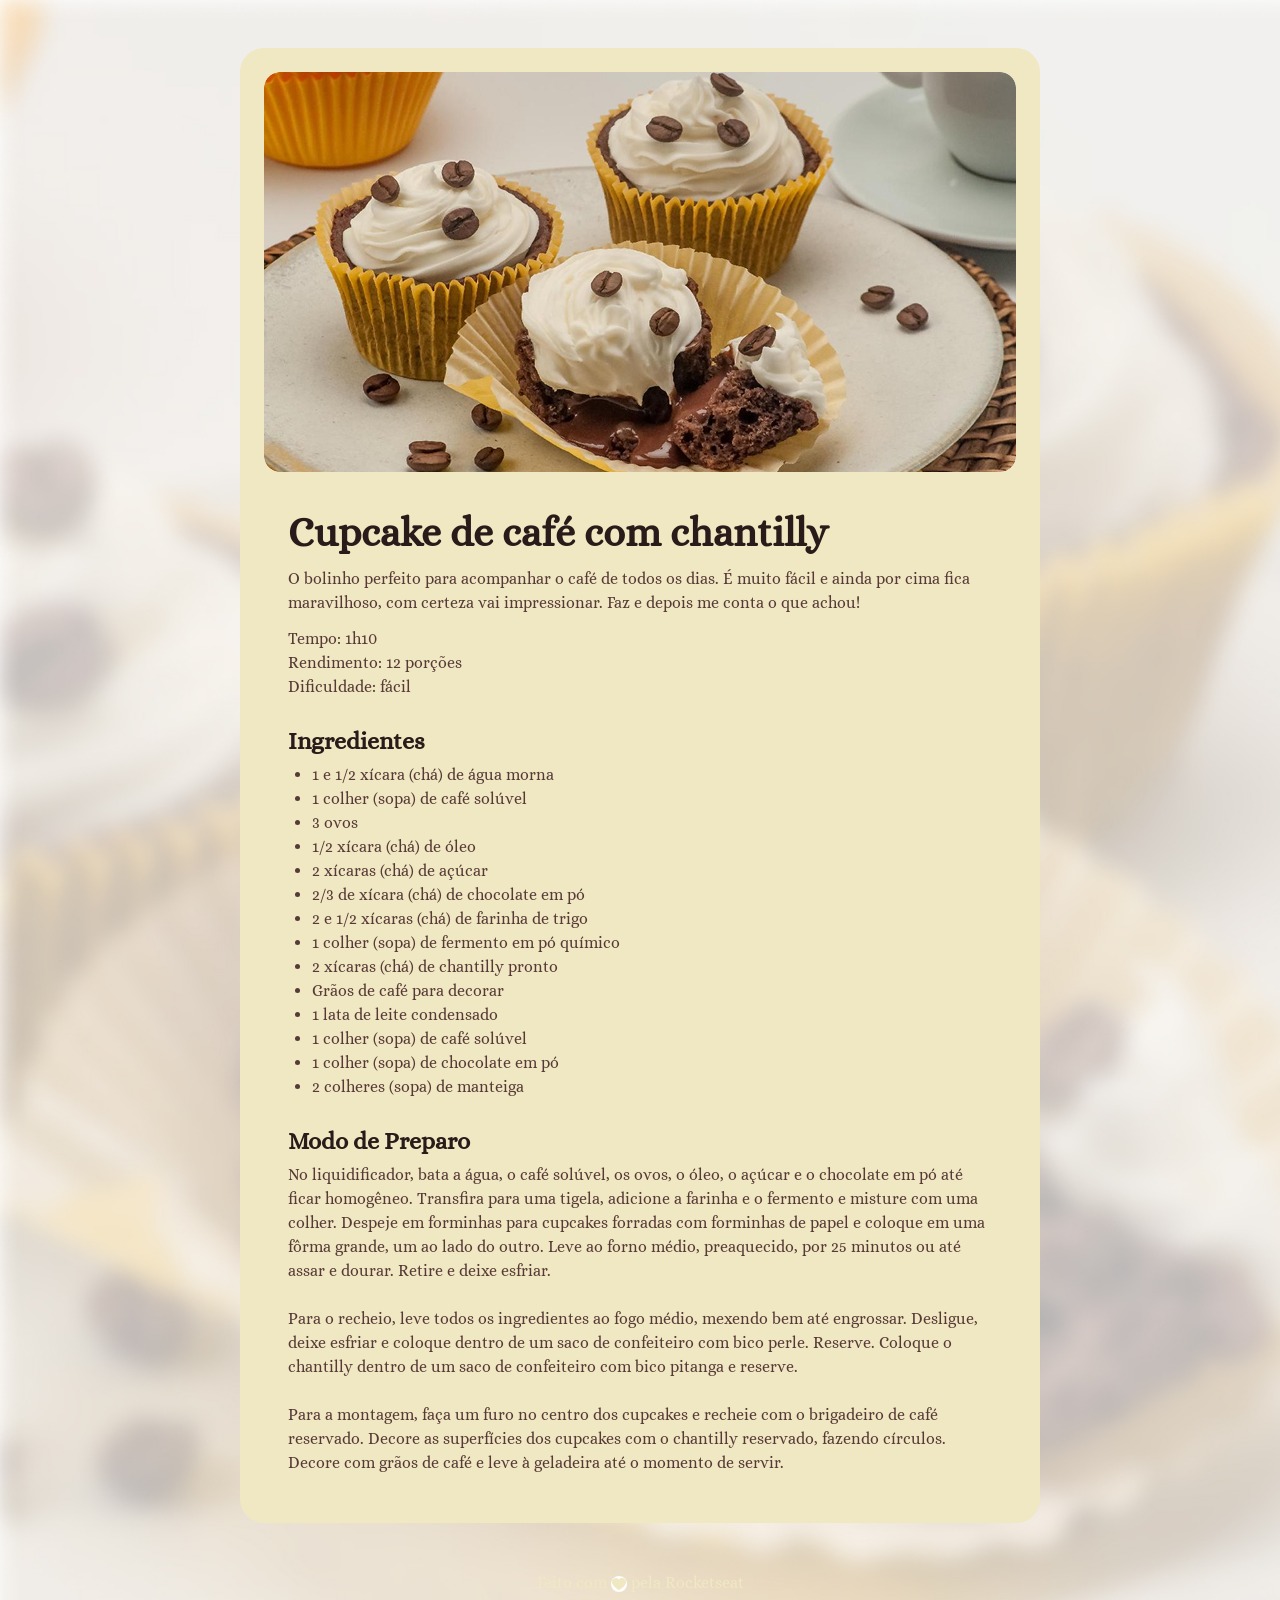
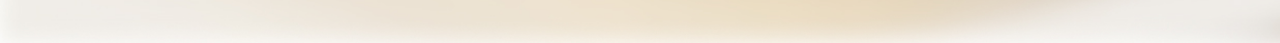
<file: index.html>
<!DOCTYPE html>
<html lang="pt-br">
<head>
    <meta charset="UTF-8">
    <meta name="viewport" content="width=device-width, initial-scale=1.0">
    <title>Página de Receita</title>
    <link rel="stylesheet" href="style.css">
    <link rel="preconnect" href="https://fonts.googleapis.com">
    <link rel="preconnect" href="https://fonts.gstatic.com" crossorigin>
    <link href="https://fonts.googleapis.com/css2?family=Alice&display=swap" rel="stylesheet">
</head>
<body>
 <div id="page">
    <img src="assets/main-image.jpg" alt="img d um cupcake">
      <main>
         <section id="about">
            <h1>Cupcake de café com chantilly</h1>
            <p>O bolinho perfeito para acompanhar o café de todos os dias. É muito fácil e ainda por cima fica maravilhoso, com certeza vai impressionar. Faz e depois me conta o que achou!</p>
            <p>
                Tempo: 1h10 <br>
                Rendimento: 12 porções <br>
                Dificuldade: fácil
            </p>
         </section>
         <section id="ingredients">
            <h2>Ingredientes</h2>
            <ul>
                    <li>1 e 1/2 xícara (chá) de água morna</li>
                    <li>1 colher (sopa) de café solúvel</li>
                    <li>3 ovos</li>
                    <li>1/2 xícara (chá) de óleo</li>
                    <li>2 xícaras (chá) de açúcar</li>
                    <li>2/3 de xícara (chá) de chocolate em pó</li>
                    <li>2 e 1/2 xícaras (chá) de farinha de trigo</li>
                    <li>1 colher (sopa) de fermento em pó químico</li>
                    <li>2 xícaras (chá) de chantilly pronto</li>
                    <li>Grãos de café para decorar</li>
                    <li>1 lata de leite condensado</li>
                    <li>1 colher (sopa) de café solúvel</li>
                    <li>1 colher (sopa) de chocolate em pó</li>
                    <li>2 colheres (sopa) de manteiga</li>
            </ul>
         </section>
         <section id="preparation">
            <h2>Modo de Preparo</h2>
            <p>No liquidificador, bata a água, o café solúvel, os ovos, o óleo, o açúcar e o chocolate em pó até ficar homogêneo. Transfira para uma tigela, adicione a farinha e o fermento e misture com uma colher. Despeje em forminhas para cupcakes forradas com forminhas de papel e coloque em uma fôrma grande, um ao lado do outro. Leve ao forno médio, preaquecido, por 25 minutos ou até assar e dourar. Retire e deixe esfriar. 
            <br><br>
            Para o recheio, leve todos os ingredientes ao fogo médio, mexendo bem até engrossar. Desligue, deixe esfriar e coloque dentro de um saco de confeiteiro com bico perle. Reserve. Coloque o chantilly dentro de um saco de confeiteiro com bico pitanga e reserve.
             <br><br>
            Para a montagem, faça um furo no centro dos cupcakes e recheie com o brigadeiro de café reservado. Decore as superfícies dos cupcakes com o chantilly reservado, fazendo círculos. Decore com grãos de café e leve à geladeira até o momento de servir.</p>
         </section>
      </main>
 </div>
    <footer>
      Feito com 
      <img src="assets/ph_heart-fill.jpg" alt="coracao"> pela Rocketseat
    </footer>
</body>
</html>
</file>
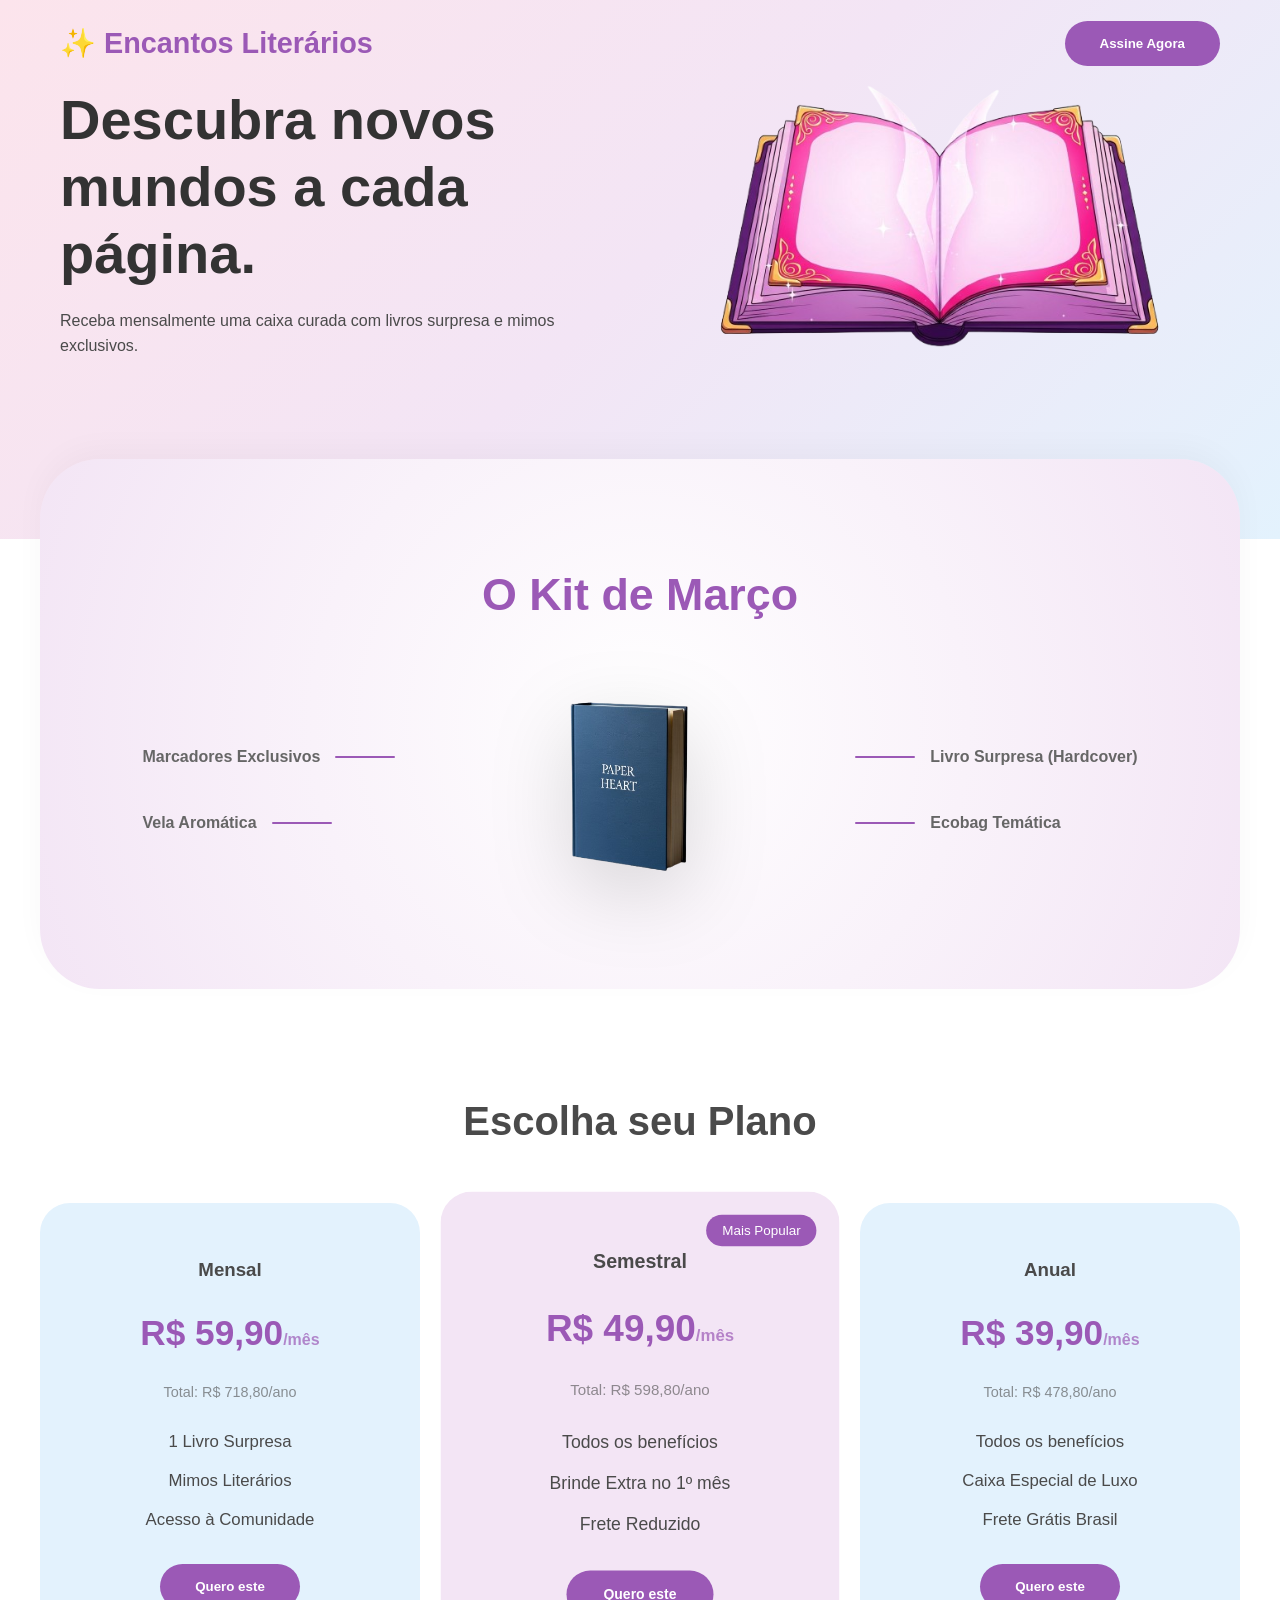
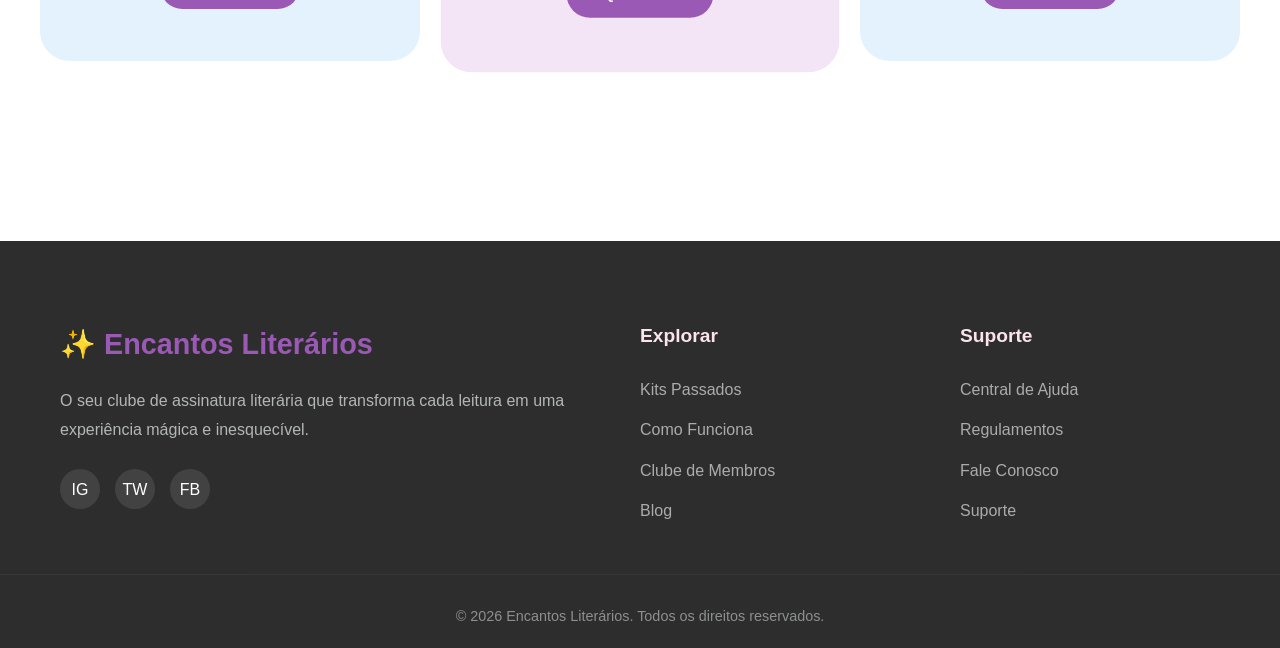
<file: encantos literarios/index.html>
<!DOCTYPE html>
<html lang="pt-br">
<head>
    <meta charset="UTF-8">
    <meta name="viewport" content="width=device-width, initial-scale=1.0">
    <title>Encantos Literários | Clube de Assinatura</title>
    <link rel="stylesheet" href="style.css">
</head>
<body>

    <header class="hero">
        <nav class="container">
            <div class="logo">✨ Encantos Literários</div>
            <button class="btn-primary">Assine Agora</button>
        </nav>
        
        <div class="hero-content container">
            <div class="hero-text">
                <h1>Descubra novos mundos a cada página.</h1>
                <p>Receba mensalmente uma caixa curada com livros surpresa e mimos exclusivos.</p>
            </div>
            <div class="hero-image">
                <img src="assets/Whisk_9e6b5b64c778c629d6a4ab94e2daeef0dr-removebg-preview.png" alt="Ilustração Livro Aberto" class="floating">
            </div>
        </div>
    </header>

    <section class="kit-section container">
        <h2>O Kit de Março</h2>
        <div class="kit-display">
            <div class="kit-info left">
                <div class="info-item">
                    <p>Marcadores Exclusivos</p>
                    <div class="line"></div>
                </div>
                <div class="info-item">
                    <p>Vela Aromática</p>
                    <div class="line"></div>
                </div>
            </div>

            <div class="kit-main-img">
                <img src="assets/Whisk_4fcb63a6272f783a7c5458b9aee68705dr-removebg-preview.png" alt="Livro do Mês">
            </div>

            <div class="kit-info right">
                <div class="info-item">
                    <div class="line"></div>
                    <p>Livro Surpresa (Hardcover)</p>
                </div>
                <div class="info-item">
                    <div class="line"></div>
                    <p>Ecobag Temática</p>
                </div>
            </div>
        </div>
    </section>

    <section class="plans container">
        <h2 class="section-title">Escolha seu Plano</h2>
        <div class="plans-grid">
            <div class="card">
                <h3>Mensal</h3>
                <div class="price">R$ 59,90<span>/mês</span></div>
                <p class="total">Total: R$ 718,80/ano</p>
                <ul>
                    <li>1 Livro Surpresa</li>
                    <li>Mimos Literários</li>
                    <li>Acesso à Comunidade</li>
                </ul>
                <button class="btn-card">Quero este</button>
            </div>

            <div class="card featured">
                <span class="badge">Mais Popular</span>
                <h3>Semestral</h3>
                <div class="price">R$ 49,90<span>/mês</span></div>
                <p class="total">Total: R$ 598,80/ano</p>
                <ul>
                    <li>Todos os benefícios</li>
                    <li>Brinde Extra no 1º mês</li>
                    <li>Frete Reduzido</li>
                </ul>
                <button class="btn-card">Quero este</button>
            </div>

            <div class="card">
                <h3>Anual</h3>
                <div class="price">R$ 39,90<span>/mês</span></div>
                <p class="total">Total: R$ 478,80/ano</p>
                <ul>
                    <li>Todos os benefícios</li>
                    <li>Caixa Especial de Luxo</li>
                    <li>Frete Grátis Brasil</li>
                </ul>
                <button class="btn-card">Quero este</button>
            </div>
        </div>
    </section>

    <footer>
        <div class="container footer-grid">
            <div class="footer-brand">
                <div class="logo">✨ Encantos Literários</div>
                <p>O seu clube de assinatura literária que transforma cada leitura em uma experiência mágica e inesquecível.</p>
                <div class="social-links">
                    <a href="#">IG</a>
                    <a href="#">TW</a>
                    <a href="#">FB</a>
                </div>
            </div>
            
            <div class="footer-links">
                <h4>Explorar</h4>
                <a href="#">Kits Passados</a>
                <a href="#">Como Funciona</a>
                <a href="#">Clube de Membros</a>
                <a href="#">Blog</a>
            </div>

            <div class="footer-links">
                <h4>Suporte</h4>
                <a href="#">Central de Ajuda</a>
                <a href="#">Regulamentos</a>
                <a href="#">Fale Conosco</a>
                <a href="#">Suporte</a>
            </div>
        </div>
        <div class="footer-bottom">
            <p>&copy; 2026 Encantos Literários. Todos os direitos reservados.</p>
        </div>
    </footer>

</body>
</html>
</file>
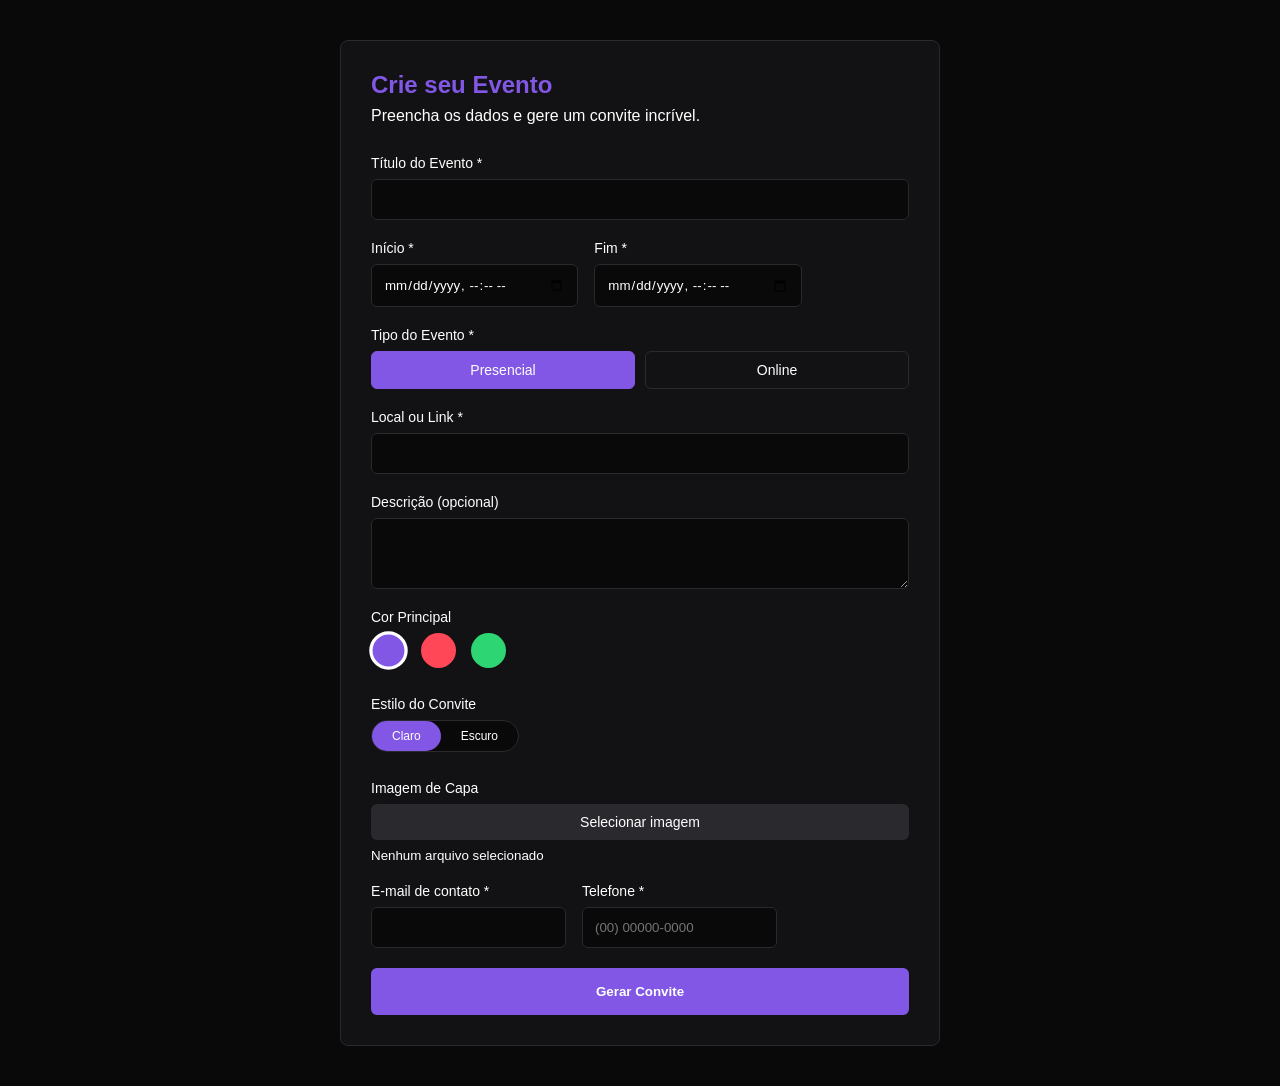
<file: formulariodeconvite/index.html>
<!DOCTYPE html>
<html lang="pt-br">
<head>
    <meta charset="UTF-8">
    <meta name="viewport" content="width=device-width, initial-scale=1.0">
    <title>Desafio Rocketseat - Convite</title>
    <link rel="stylesheet" href="style.css">
</head>
<body>
    <div class="container">
        <header>
            <h1>Crie seu Evento</h1>
            <p>Preencha os dados e gere um convite incrível.</p>
        </header>

        <form id="form-evento">
            <div class="input-group">
                <label for="titulo">Título do Evento *</label>
                <input type="text" id="titulo" name="titulo" required>
                <span class="error-message">Este campo é obrigatório</span>
            </div>

            <div class="row">
                <div class="input-group">
                    <label for="data-inicio">Início *</label>
                    <input type="datetime-local" id="data-inicio" required>
                </div>
                <div class="input-group">
                    <label for="data-fim">Fim *</label>
                    <input type="datetime-local" id="data-fim" required>
                </div>
            </div>

            <div class="input-group">
                <label>Tipo do Evento *</label>
                <div class="type-selection">
                    <input type="radio" name="tipo" id="presencial" value="presencial" checked>
                    <label for="presencial">Presencial</label>
                    
                    <input type="radio" name="tipo" id="online" value="online">
                    <label for="online">Online</label>
                </div>
            </div>

            <div class="input-group">
                <label for="local">Local ou Link *</label>
                <input type="text" id="local" required>
            </div>

            <div class="input-group">
                <label for="descricao">Descrição (opcional)</label>
                <textarea id="descricao" rows="3"></textarea>
            </div>

            <div class="input-group">
                <label>Cor Principal</label>
                <div class="color-palette">
                    <label class="color-dot" style="--bg-color: #8257e5;">
                        <input type="radio" name="cor" value="#8257e5" checked>
                        <span></span>
                    </label>
                    <label class="color-dot" style="--bg-color: #ff4757;">
                        <input type="radio" name="cor" value="#ff4757">
                        <span></span>
                    </label>
                    <label class="color-dot" style="--bg-color: #2ed573;">
                        <input type="radio" name="cor" value="#2ed573">
                        <span></span>
                    </label>
                </div>
            </div>

            <div class="input-group">
                <label>Estilo do Convite</label>
                <div class="toggle-theme">
                    <input type="checkbox" id="theme-switch">
                    <label for="theme-switch">
                        <span class="light-label">Claro</span>
                        <span class="dark-label">Escuro</span>
                    </label>
                </div>
            </div>

            <div class="input-group">
                <label>Imagem de Capa</label>
                <label for="capa" class="file-button">Selecionar imagem</label>
                <input type="file" id="capa" accept="image/*">
                <small id="file-name">Nenhum arquivo selecionado</small>
            </div>

            <div class="row">
                <div class="input-group">
                    <label for="email">E-mail de contato *</label>
                    <input type="email" id="email" required>
                </div>
                <div class="input-group">
                    <label for="telefone">Telefone *</label>
                    <input type="tel" id="telefone" placeholder="(00) 00000-0000" required>
                </div>
            </div>

            <button type="submit" class="btn-primary">Gerar Convite</button>
        </form>
    </div>
    <script src="script.js"></script>
</body>
</html>
</file>
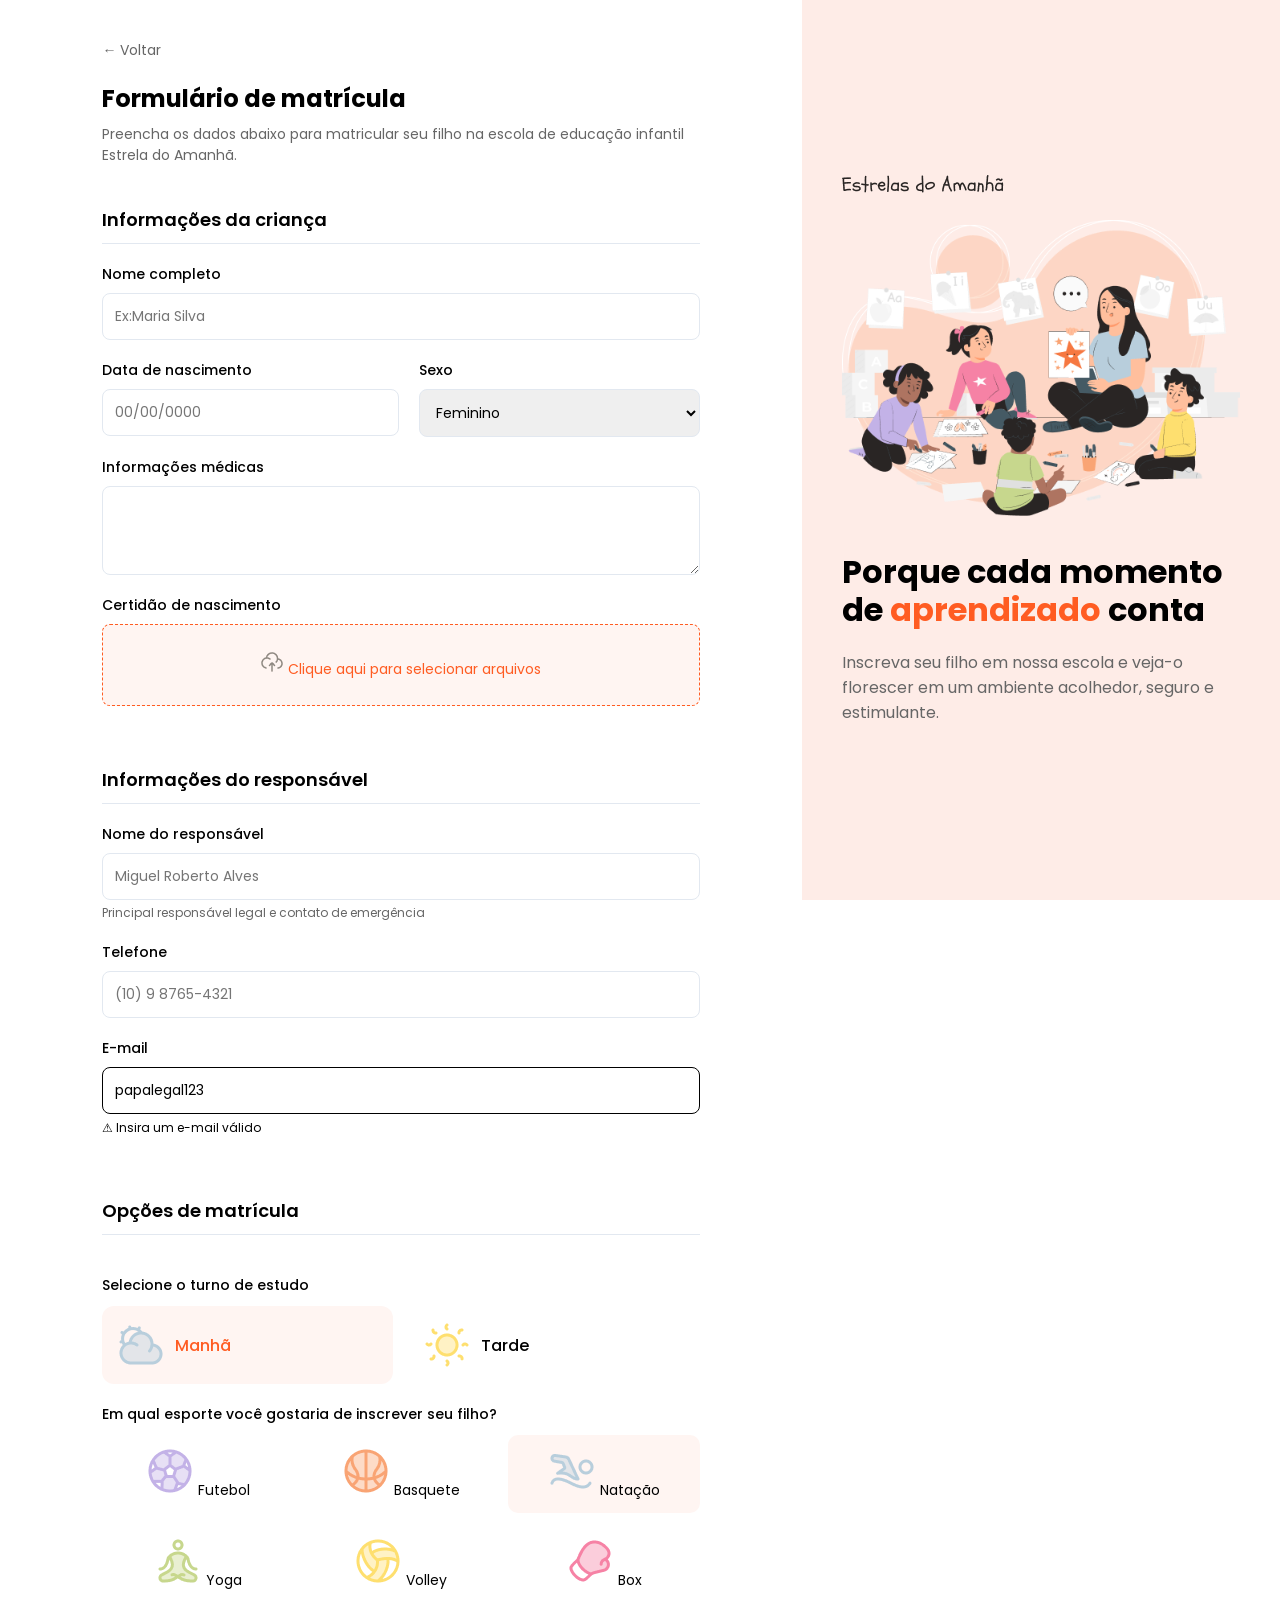
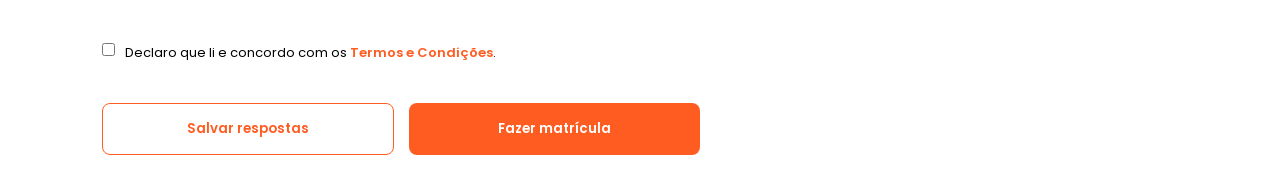
<file: formulariodematricula/index.html>
<!DOCTYPE html>
<html lang="pt-br">
<head>
    <meta charset="UTF-8">
    <meta name="viewport" content="width=device-width, initial-scale=1.0">
    <title>Formulário de Matrícula - Estrela do Amanhã</title>
    <link rel="preconnect" href="https://fonts.googleapis.com">
    <link rel="preconnect" href="https://fonts.gstatic.com" crossorigin>
    <link href="https://fonts.googleapis.com/css2?family=Poppins:wght@400;500;600;700&display=swap" rel="stylesheet">
    <link rel="stylesheet" href="style.css">
</head>
<body>

    <div class="main-wrapper">
        <section class="form-section">
            <header>
                <a href="#" class="back-link">← Voltar</a>
                <h1>Formulário de matrícula</h1>
                <p>Preencha os dados abaixo para matricular seu filho na escola de educação infantil Estrela do Amanhã.</p>
            </header>

            <form id="enrollmentForm">
                <fieldset>
                    <legend>Informações da criança</legend>
                    <div class="input-wrapper">
                        <label>Nome completo</label>
                        <input type="text" placeholder="Ex:Maria Silva">
                    </div>
                    <div class="col-2">
                        <div class="input-wrapper">
                            <label>Data de nascimento</label>
                            <input type="text" placeholder="00/00/0000">
                        </div>
                        <div class="input-wrapper">
                            <label>Sexo</label>
                            <select>
                                <option>Feminino</option>
                                <option>Masculino</option>
                            </select>
                        </div>
                    </div>
                    <div class="input-wrapper">
                        <label>Informações médicas</label>
                        <textarea rows="3"></textarea>
                    </div>
                    <div class="input-wrapper">
                        <label>Certidão de nascimento</label>
                        <div class="dropzone" id="dropzone">
                            <img src="assets/icons/cloud-upload.png" alt="Upload" class="img-icon">
                            <span>Clique aqui para selecionar arquivos</span>
                            <input type="file" id="fileInput" hidden>
                        </div>
                    </div>
                </fieldset>

                <fieldset>
                    <legend>Informações do responsável</legend>
                    <div class="input-wrapper">
                        <label>Nome do responsável</label>
                        <input type="text" placeholder="Miguel Roberto Alves">
                        <small>Principal responsável legal e contato de emergência</small>
                    </div>
                    <div class="input-wrapper">
                        <label>Telefone</label>
                        <input type="tel" placeholder="(10) 9 8765-4321">
                    </div>
                    <div class="input-wrapper error">
                        <label>E-mail</label>
                        <input type="email" value="papalegal123">
                        <span class="error-msg">⚠ Insira um e-mail válido</span>
                    </div>
                </fieldset>

                <fieldset>
                    <legend>Opções de matrícula</legend>
                    <p class="sub-label">Selecione o turno de estudo</p>
                    <div class="radio-group-cards">
                        <label class="card-option active">
                            <input type="radio" name="shift" checked>
                            <div class="card-content">
                                <img src="assets/icons/sun-cloud-02.png" alt="Manhã" class="img-icon-small">
                                <span>Manhã</span>
                            </div>
                        </label>
                        <label class="card-option">
                            <input type="radio" name="shift">
                            <div class="card-content">
                                <img src="assets/icons/sun-02.png" alt="Tarde" class="img-icon-small">
                                <span>Tarde</span>
                            </div>
                        </label>
                    </div>

                    <p class="sub-label">Em qual esporte você gostaria de inscrever seu filho?</p>
                    <div class="sports-grid">
                        <label class="sport-item">
                            <input type="checkbox">
                            <img src="assets/icons/football.png" alt="Futebol" class="img-sport">
                            <span>Futebol</span>
                        </label>
                        <label class="sport-item">
                            <input type="checkbox">
                            <img src="assets/icons/basketball-02.png" alt="Basquete" class="img-sport">
                            <span>Basquete</span>
                        </label>
                        <label class="sport-item active">
                            <input type="checkbox" checked>
                            <img src="assets/icons/swimming.png" alt="Natação" class="img-sport">
                            <span>Natação</span>
                        </label>
                        <label class="sport-item">
                            <input type="checkbox">
                            <img src="assets/icons/yoga-02.png" alt="Yoga" class="img-sport">
                            <span>Yoga</span>
                        </label>
                        <label class="sport-item">
                            <input type="checkbox">
                            <img src="assets/icons/volleyball.png" alt="Volley" class="img-sport">
                            <span>Volley</span>
                        </label>
                        <label class="sport-item">
                            <input type="checkbox">
                            <img src="assets/icons/boxing-glove-01.png" alt="Outro" class="img-sport">
                            <span>Box</span>
                        </label>
                    </div>
                </fieldset>

                <div class="terms-wrapper">
                    <input type="checkbox" id="terms">
                    <label for="terms">Declaro que li e concordo com os <span>Termos e Condições</span>.</label>
                </div>

                <div class="actions">
                    <button type="button" class="btn-save">Salvar respostas</button>
                    <button type="submit" class="btn-submit">Fazer matrícula</button>
                </div>
            </form>
        </section>

        <aside class="side-panel">
            <div class="side-content">
                <div class="logo-top">
                    <img src="assets/icons/Estrelas do Amanhã.png" alt="Logo" class="img-logo">
                </div>
                <div class="side-image-container">
                    <img src="assets/pana.png" alt="Ilustração">
                </div>
                <h2>Porque cada momento de <span>aprendizado</span> conta</h2>
                <p>Inscreva seu filho em nossa escola e veja-o florescer em um ambiente acolhedor, seguro e estimulante.</p>
            </div>
        </aside>
    </div>

    <script src="script.js"></script>
</body>
</html>
</file>
<file: style.css>
*{
    margin: 0;
    padding: 0;
}
:root{
    font-family: "Alice", serif;
    line-height: 150%;
    color: #573A37;
}

body{   
    background-image: url(assets/bg-image.jpg);
    background-size: cover;
}

img{
    border-radius: 16px;
}

main{
    padding: 24px;
}

section + section{
    margin-top: 24px;
}

#about p + p {
    margin-top: 12px;
}

h1{
    line-height: 140%;
    font-size: 40px;
}

h2{
    font-size: 24px;
}

h1, h2{
    color: #291B1A;
    margin-bottom: 4px;
    line-height: 150%;
}

ul{
    padding-left: 24px;
}

#page{
    box-sizing: border-box;   
    width: 800px;
    padding: 24px;
    background-color: #F0E8C2;
    border-radius: 24px;
    margin: 48px auto;
}

footer{
    color: #F0E8C2;
    text-align: center;
    padding-bottom: 48px;
}

footer img{
    vertical-align: middle;
   
}
</file>
<file: encantos literarios/style.css>
:root {
    --rosa-pastel: #fce4ec;
    --roxo-pastel: #f3e5f5;
    --azul-pastel: #e3f2fd;
    --texto: #4a4a4a;
    --destaque: #9b59b6;
    --branco: #ffffff;
}

* {
    margin: 0;
    padding: 0;
    box-sizing: border-box;
    font-family: 'Segoe UI', Tahoma, Geneva, Verdana, sans-serif;
}

body {
    background-color: var(--branco);
    color: var(--texto);
    line-height: 1.6;
    overflow-x: hidden;
}

.container {
    max-width: 1200px;
    margin: 0 auto;
    padding: 0 20px;
}

.hero {
    background: linear-gradient(135deg, var(--rosa-pastel), var(--roxo-pastel), var(--azul-pastel));
    padding: 20px 0 160px;
    position: relative;
    z-index: 1;
}

.hero::after {
    content: '';
    position: absolute;
    top: 0;
    left: 0;
    right: 0;
    bottom: 0;
    background: inherit;
    clip-path: ellipse(150% 100% at 50% 0%);
    z-index: -1;
}

.container {
    max-width: 1200px;
    margin: 0 auto;
    padding: 0 20px;
    position: relative;
}

nav {
    display: flex;
    justify-content: space-between;
    align-items: center;
    padding: 20px 0;
    margin-bottom: 50px;
}

.logo {
    font-size: 1.8rem;
    font-weight: 800;
    color: var(--destaque);
}

.hero-content {
    display: grid;
    grid-template-columns: 1fr 1fr;
    align-items: center;
    gap: 40px;
}

.hero-text h1 {
    font-size: 3.5rem;
    line-height: 1.2;
    color: #333;
    margin-bottom: 20px;
    animation: slideUp 0.8s ease-out;
}

@keyframes slideUp {
    from { opacity: 0; transform: translateY(30px); }
    to { opacity: 1; transform: translateY(0); }
}

.floating {
    max-width: 100%;
    animation: float 5s ease-in-out infinite;
}

@keyframes float {
    0%, 100% { transform: translateY(0); }
    50% { transform: translateY(-20px); }
}

.kit-section {
    padding: 100px 20px;
    text-align: center;
    background: radial-gradient(circle, #fff 0%, var(--roxo-pastel) 100%);
    border-radius: 60px;
    
    position: relative;
    z-index: 10; 
    margin-top: -80px; 
    box-shadow: 0 -10px 30px rgba(0,0,0,0.03);
}

.kit-section h2 {
    font-size: 2.8rem;
    margin-bottom: 60px;
    color: var(--destaque);
}

.kit-display {
    display: flex;
    align-items: center;
    justify-content: center;
    gap: 40px;
}

.kit-main-img img {
    max-width: 350px;
    filter: drop-shadow(0 25px 40px rgba(0,0,0,0.15));
    transition: transform 0.4s ease;
}

.kit-main-img img:hover {
    transform: scale(1.05) rotate(2deg);
}

.info-item {
    display: flex;
    align-items: center;
    margin: 40px 0;
    font-weight: 600;
    color: #666;
    transition: 0.3s;
}

.info-item:hover {
    color: var(--destaque);
    transform: scale(1.05);
}

.line {
    height: 2px;
    width: 60px;
    background: var(--destaque);
    margin: 0 15px;
    border-radius: 2px;
}

.plans { 
    padding: 100px 0; 
}
.section-title { 
    text-align: center; 
    font-size: 2.5rem; 
    margin-bottom: 50px; 
}

.plans-grid {
    display: grid;
    grid-template-columns: repeat(auto-fit, minmax(300px, 1fr));
    gap: 30px;
}

.card {
    background: var(--azul-pastel);
    padding: 50px 30px;
    border-radius: 30px;
    text-align: center;
    position: relative;
    transition: 0.3s;
    border: 2px solid transparent;
}

.card:hover {
    transform: translateY(-10px);
    border-color: var(--destaque);
    box-shadow: 0 20px 40px rgba(0,0,0,0.05);
}

.card.featured {
    background: var(--roxo-pastel);
    transform: scale(1.05);
}

.badge {
    position: absolute;
    top: 20px;
    right: 20px;
    background: var(--destaque);
    color: white;
    padding: 5px 15px;
    border-radius: 20px;
    font-size: 0.8rem;
}

.price { 
    font-size: 2.2rem;
     font-weight: bold; 
     color: var(--destaque);
      margin: 20px 0; 
    }
.price span { 
    font-size: 1rem; 
    opacity: 0.7; }

.total {
     font-size: 0.9rem; 
     margin-bottom: 25px; 
     opacity: 0.6; 
    }

ul { 
    list-style: none;
     margin-bottom: 30px; 
    }
ul li { 
    margin: 12px 0; 
    font-size: 1.05rem; 
}

footer {
    background-color: #2d2d2d;
    color: #ecf0f1;
    padding: 80px 0 20px;
    margin-top: 80px;
}

.footer-grid {
    display: grid;
    grid-template-columns: 2fr 1fr 1fr;
    gap: 60px;
    margin-bottom: 50px;
}

.footer-brand .logo { 
    margin-bottom: 20px; 
}
.footer-brand p { 
    opacity: 0.7; 
    line-height: 1.8; 
    margin-bottom: 25px;
}

.footer-links { 
    display: flex; 
    flex-direction: column; 
    gap: 15px; 
}
.footer-links h4 { 
    color: var(--rosa-pastel); 
    font-size: 1.2rem; 
    margin-bottom: 10px; 
}
.footer-links a { 
    color: #fff; 
    text-decoration: none; 
    opacity: 0.6; 
    transition: 0.3s; 
}
.footer-links a:hover { 
    opacity: 1; 
    color: var(--rosa-pastel); 
    padding-left: 8px; 
}

.social-links { 
    display: flex; 
    gap: 15px; 
}

.social-links a {
    width: 40px;
     height: 40px; 
     background: rgba(255,255,255,0.1);
    display: flex; 
    align-items: center; 
    justify-content: center;
    border-radius: 50%; 
    text-decoration: none; 
    color: white; 
    transition: 0.3s;
}

.social-links a:hover {
    background: var(--destaque);
     transform: translateY(-5px); 
    }

.footer-bottom {
    border-top: 1px solid rgba(255,255,255,0.1);
    padding-top: 30px;
    text-align: center;
    font-size: 0.9rem;
    opacity: 0.5;
}

.btn-primary, .btn-card {
    background: var(--destaque);
    color: white;
    border: none;
    padding: 15px 35px;
    border-radius: 50px;
    font-weight: bold;
    cursor: pointer;
    transition: 0.3s;
}

.btn-primary:hover, .btn-card:hover {
    filter: brightness(1.1);
    box-shadow: 0 10px 20px rgba(155, 89, 182, 0.3);
}
</file>
<file: formulariodeconvite/style.css>
* { 
    box-sizing: border-box;
     margin: 0; 
     padding: 0; 
     font-family: 'Inter', sans-serif; }
body { 
    background: #09090a; 
    color: #fff; 
    padding: 40px 20px; 
}
.container { 
    max-width: 600px;
     margin: 0 auto;
     background: #121214; 
    padding: 30px; 
    border-radius: 8px; 
     border: 1px solid #29292e; 
}
header {
     margin-bottom: 30px; 
}

h1 {
     font-size: 24px; 
     color: #8257e5; 
     margin-bottom: 8px; 
}

.input-group { 
    margin-bottom: 20px; 
    display: flex; 
    flex-direction: column; 
}

label { 
    font-size: 14px; 
    margin-bottom: 8px; 
    font-weight: 500; 
}
input, textarea, select { 
    background: #09090a; 
    border: 1px solid #29292e; 
    padding: 12px; 
    border-radius: 6px; 
    color: #fff; 
    width: 100%; 
    transition: 0.3s;
}
input:focus { 
    border-color: #8257e5; 
    outline: none; 
}


.row { 
    display: flex; 
    gap: 16px; 
}


.type-selection { 
    display: flex; 
    gap: 10px; 
}
.type-selection input { 
    display: none; 
}

.type-selection label { 
    flex: 1; 
    text-align: center; 
    border: 1px solid #29292e; 
    padding: 10px; 
    cursor: pointer; 
    border-radius: 6px; 
    margin: 0;
}

.type-selection input:checked + label { 
    background: #8257e5; 
    border-color: #8257e5; 
}


.color-palette { 
    display: flex; 
    gap: 15px; 
}

.color-dot input { 
    display: none; 
}

.color-dot span { 
    display: block; 
    width: 35px; 
    height: 35px; 
    border-radius: 50%; 
    background: var(--bg-color); 
    cursor: pointer; 
    border: 3px solid transparent;
}
.color-dot input:checked + span { 
    border-color: #fff; 
    transform: scale(1.1); 
}


.toggle-theme input { 
    display: none; 
}

.toggle-theme label { 
    display: flex; 
    background: #09090a; 
    border: 1px solid #29292e; 
    width: fit-content; 
    border-radius: 20px; 
    cursor: pointer; 
    position: relative;
}
.toggle-theme span { 
    padding: 8px 20px; 
    font-size: 12px; 
    z-index: 1; 
}

.toggle-theme input:checked + label .dark-label { 
    background: #8257e5; 
    border-radius: 20px; 
}

.toggle-theme input:not(:checked) + label .light-label { 
    background: #8257e5; 
    border-radius: 20px; 
}


.error-message { 
    color: #f75a68; 
    font-size: 12px; 
    display: none; 
    margin-top: 5px; 
}

.input-error { 
    border-color: #f75a68 !important; 
}


.btn-primary { 
    width: 100%; 
    padding: 16px; 
    background: #8257e5; 
    border: none; 
    color: white; 
    font-weight: bold; 
    border-radius: 6px; 
    cursor: pointer; 
}
.btn-primary:hover { 
    background: #9466ff; 
}

.file-button { 
    background: #29292e; 
    padding: 10px; 
    border-radius: 6px; 
    text-align: center; 
    cursor: pointer; 
}

input[type="file"] { display: none; }
</file>
<file: formulariodematricula/style.css>
:root {
    --primary: #FF5C22;
    --bg-side: #FEECE7;
    --text-dark: #242424;
    --text-gray: #666666;
    --border: #E2E8F0;
    --error: #ED3A3A;
}

* { margin: 0; padding: 0; box-sizing: border-box; font-family: 'Poppins', sans-serif; }

.main-wrapper { display: flex; min-height: 100vh; }

/* Esquerda */
.form-section { 
    flex: 1.2; 
    padding: 40px 8%; 
}
.back-link { 
    text-decoration: none; 
    color: var(--text-gray); 
    font-size: 14px; 
    margin-bottom: 20px; 
    display: block; 
}
h1 { 
    font-size: 24px; 
    margin-bottom: 8px; 
}
header p { 
    color: var(--text-gray); 
    font-size: 14px; 
    margin-bottom: 40px; 
    line-height: 1.5; 
}

fieldset { 
    border: none; 
    margin-bottom: 40px; 
}
legend { 
    font-weight: 600;
    font-size: 18px; 
    width: 100%; 
    border-bottom: 1px solid var(--border); 
    padding-bottom: 10px; 
    margin-bottom: 20px; 
}

.input-wrapper { 
    display: flex; 
    flex-direction: column; 
    margin-bottom: 20px; 
}
.input-wrapper label { 
    font-size: 14px; 
    font-weight: 500; 
    margin-bottom: 8px; 
}
.input-wrapper small { font-size: 12px; color: var(--text-gray); margin-top: 4px; }

input, select, textarea { padding: 12px; border: 1px solid var(--border); border-radius: 8px; outline: none; font-size: 14px; }
input:focus { border-color: var(--primary); }

.col-2 { display: grid; grid-template-columns: 1fr 1fr; gap: 20px; }

/* Dropzone */
.dropzone { border: 1px dashed var(--primary); background: #FFF5F2; padding: 25px; text-align: center; border-radius: 8px; cursor: pointer; color: var(--primary); font-size: 14px; }

/* Erro */
.error input { border-color: var(--error); }
.error-msg { color: var(--error); font-size: 12px; margin-top: 5px; }

/* Cards de Turno e Esporte */
.sub-label { font-size: 14px; font-weight: 500; margin: 20px 0 10px; }
.radio-group-cards { display: flex; gap: 15px; }
.card-option { flex: 1; border: 1px solid var(--border); border-radius: 12px; padding: 15px; cursor: pointer; position: relative; }
.card-option input { position: absolute; opacity: 0; }
.card-content { display: flex; align-items: center; gap: 10px; font-weight: 500; }
.card-option.active { border-color: var(--primary); background: #FFF5F2; color: var(--primary); }

.sports-grid { display: grid; grid-template-columns: repeat(3, 1fr); gap: 12px; }
.sport-item { border: 1px solid var(--border); padding: 12px; border-radius: 10px; text-align: center; font-size: 14px; cursor: pointer; }
.sport-item input { display: none; }
.sport-item.active { border-color: var(--primary); background: #FFF5F2; }

/* Termos */
.terms-wrapper { display: flex; gap: 10px; font-size: 13px; margin-bottom: 40px; align-items: flex-start; }
.terms-wrapper span { color: var(--primary); font-weight: 600; cursor: pointer; }

/* Botões */
.actions { display: flex; gap: 15px; }
.btn-save { flex: 1; background: transparent; border: 1px solid var(--primary); color: var(--primary); padding: 15px; border-radius: 8px; font-weight: 600; cursor: pointer; }
.btn-submit { flex: 1; background: var(--primary); color: white; border: none; padding: 15px; border-radius: 8px; font-weight: 600; cursor: pointer; }

/* Direita Fixa */
.side-panel { flex: 0.8; background: var(--bg-side); position: sticky; top: 0; height: 100vh; display: flex; align-items: center; justify-content: center; padding: 40px; }
.logo-top { font-weight: 700; color: var(--primary); margin-bottom: 20px; }
.side-image-container img { width: 100%; max-width: 400px; margin-bottom: 30px; }
.side-content h2 { font-size: 32px; line-height: 1.2; font-weight: 700; }
.side-content h2 span { color: var(--primary); }
.side-content p { color: var(--text-gray); margin-top: 20px; }

@media (max-width: 1024px) {
    .main-wrapper { flex-direction: column; }
    .side-panel { position: static; height: auto; order: -1; }
    .sports-grid { grid-template-columns: 1fr 1fr; }
}
/* ... Mantenha o CSS anterior e adicione/ajuste estes pontos: */

.icon-placeholder, .icon-small, .sport-icon {
    display: inline-flex;
    align-items: center;
    justify-content: center;
    width: 24px;
    height: 24px;
    /* Aqui é onde o ícone que você colar vai aparecer */
}

/* Efeito Visual ao selecionar Cards */
.card-option, .sport-item {
    transition: all 0.2s ease;
    border: 1px solid var(--border-color);
}

.card-option.active, .sport-item.active {
    border-color: var(--primary-color) !important;
    background-color: #FFF5F2 !important;
}

.sport-item input { display: none; } /* Esconde o checkbox real */

/* Estilo para quando o e-mail estiver errado */
.input-wrapper.error input {
    border-color: var(--error-color);
}
.error-msg {
    color: var(--error-color);
    font-size: 12px;
    margin-top: 5px;
}
</file>
